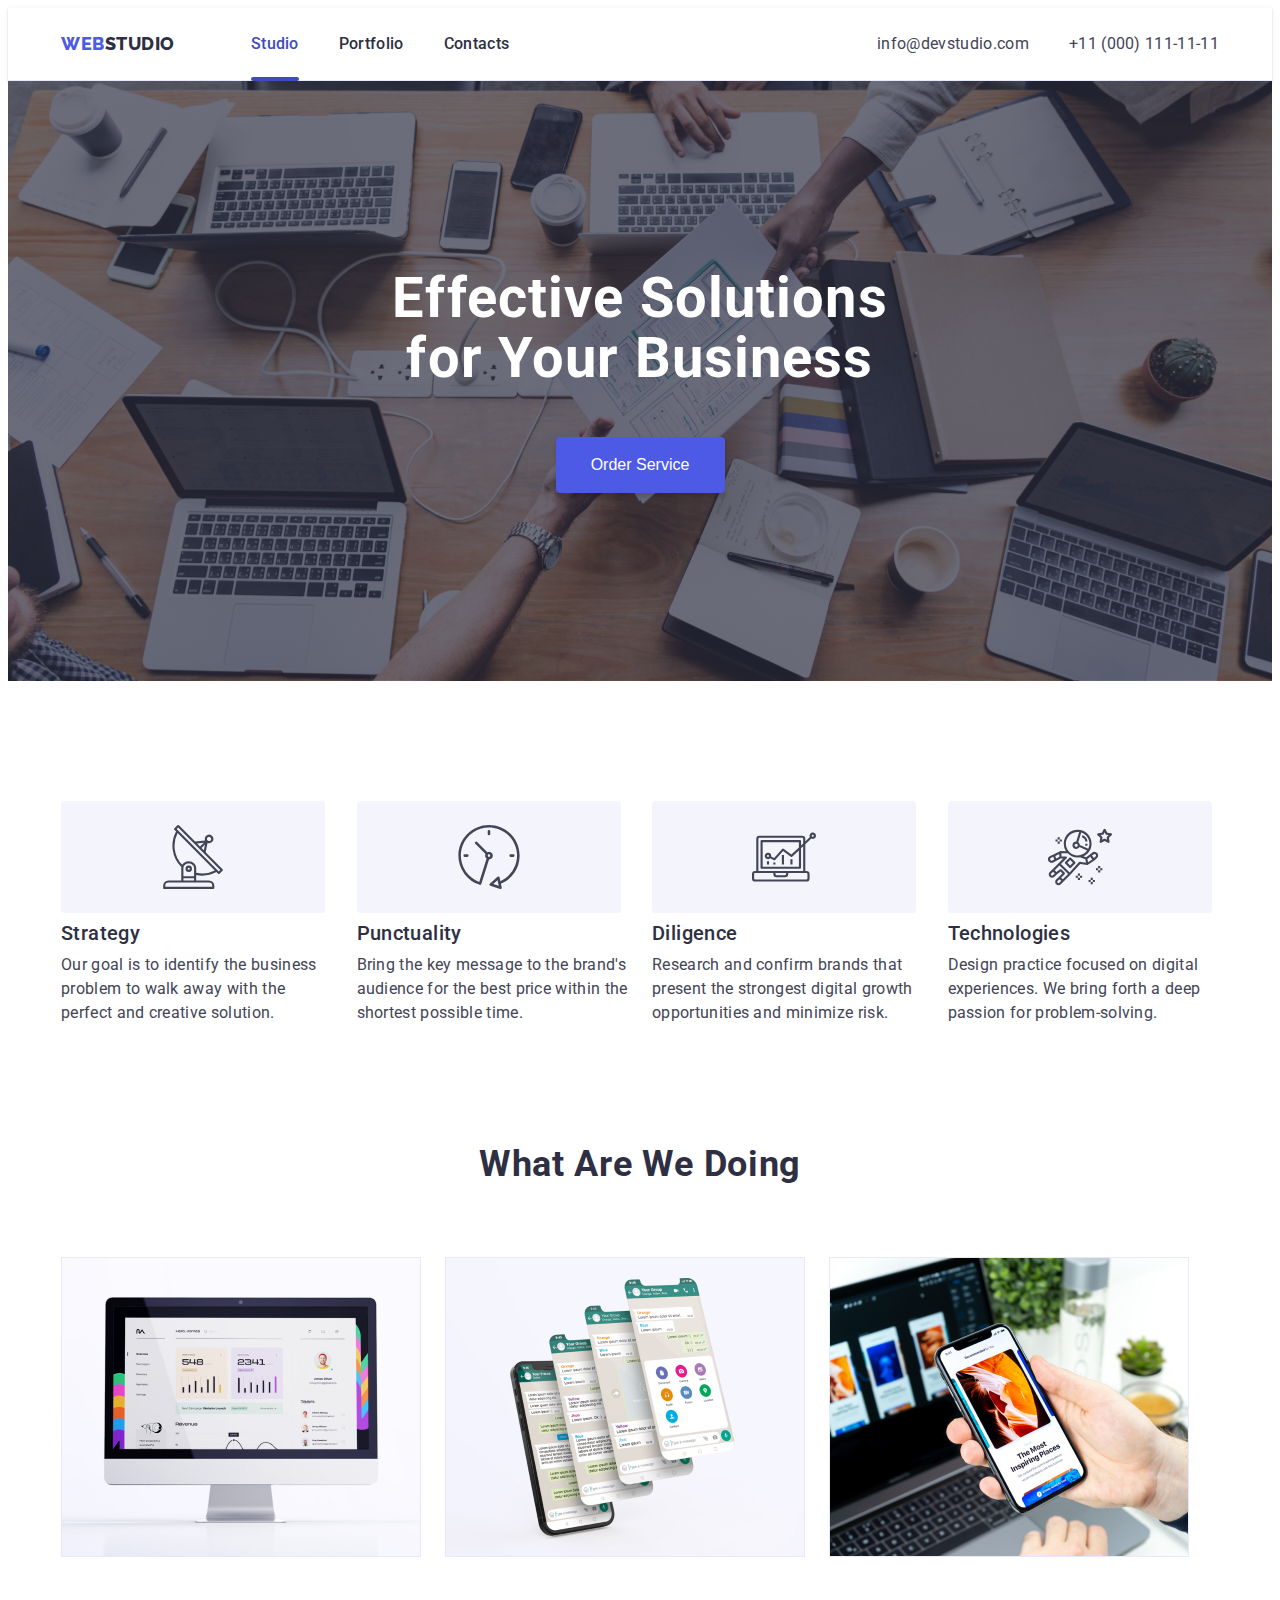
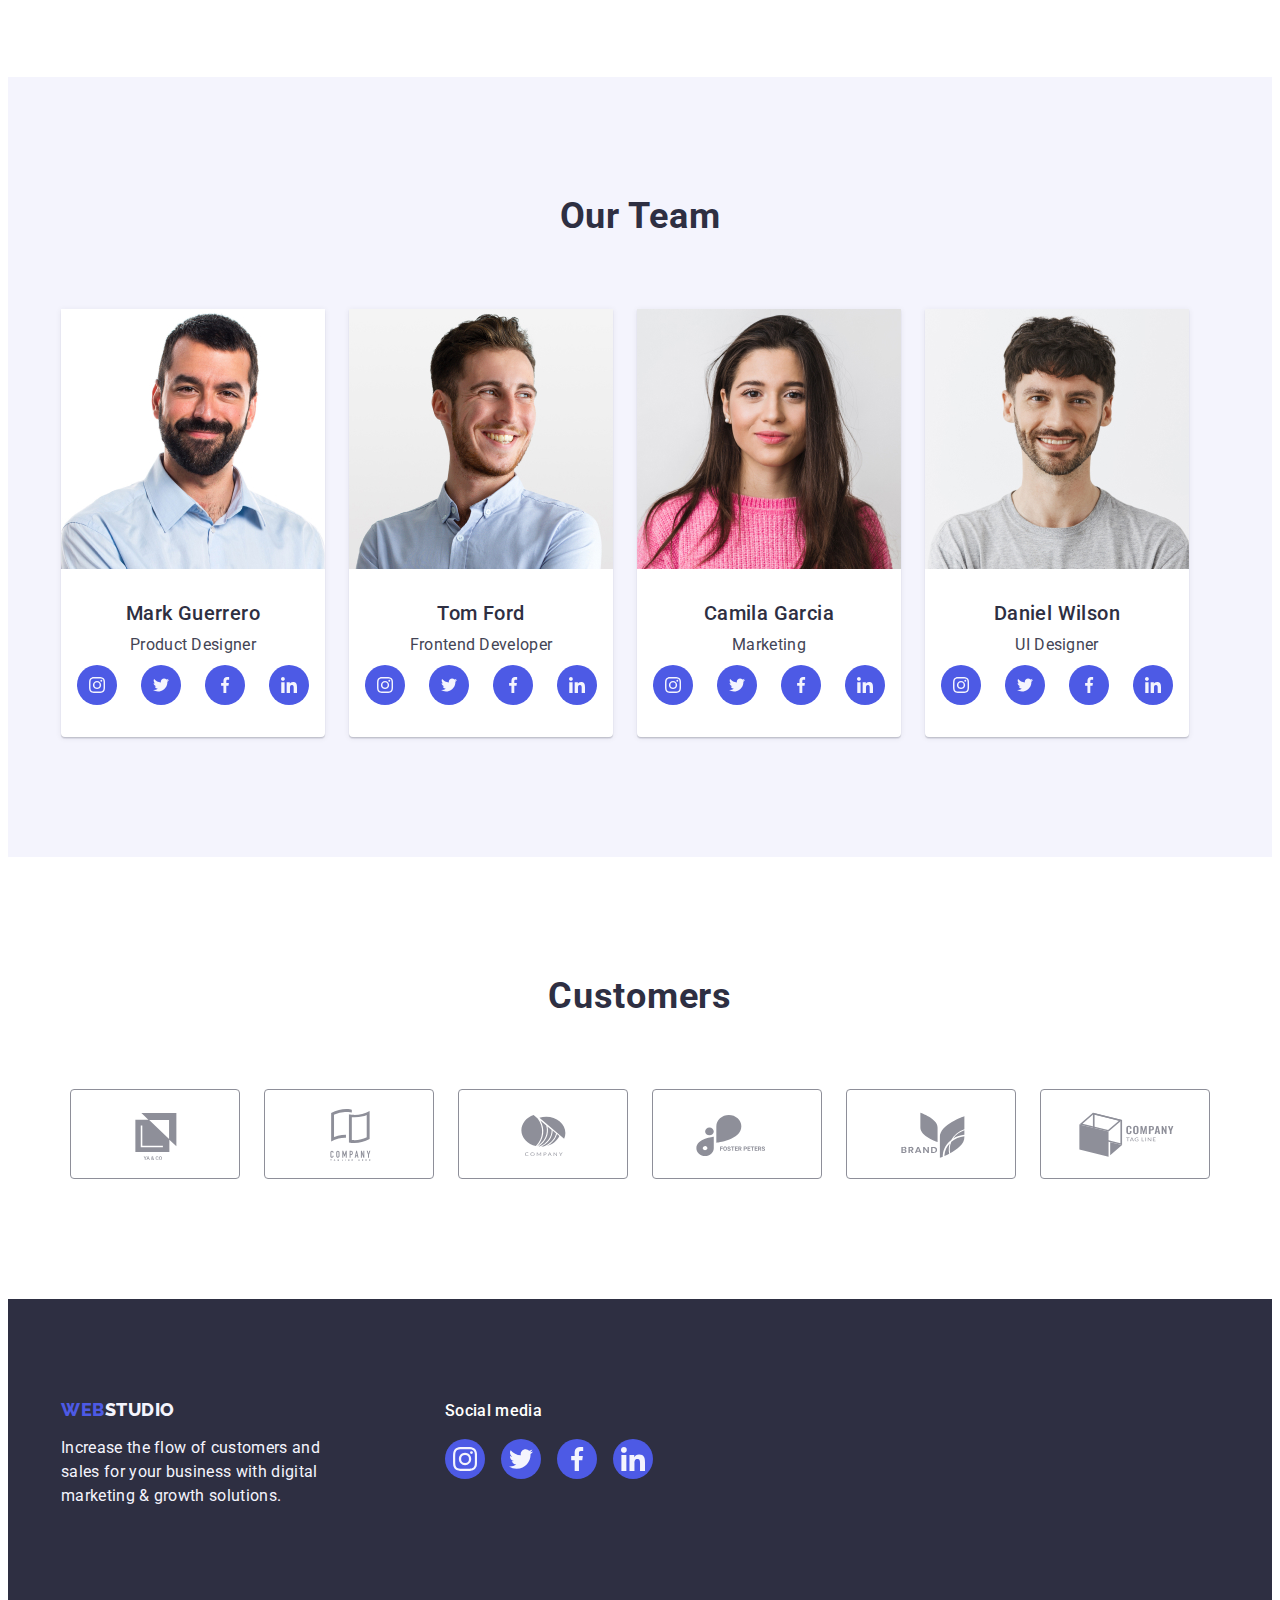
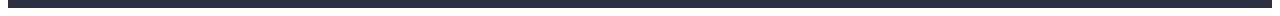
<file: index.html>
<!DOCTYPE html>
<html lang="en">
<head>
    <meta charset="UTF-8">
    <meta http-equiv="X-UA-Compatible" content="IE=edge">
    <meta name="viewport" content="width=device-width, initial-scale=1.0">
    <title>WEBSTUDIO</title>
    <link rel="preconnect" href="https://fonts.googleapis.com">
    <link rel="preconnect" href="https://fonts.gstatic.com" crossorigin>
    <link href="https://fonts.googleapis.com/css2?family=Raleway:wght@800&family=Roboto:wght@400;500;700&display=swap"
        rel="stylesheet">
     <link rel="stylesheet" href="https://cdnjs.cloudflare.com/ajax/libs/modern-normalize/2.0.0/modern-normalize.min.css" integrity="sha512-4xo8blKMVCiXpTaLzQSLSw3KFOVPWhm/TRtuPVc4WG6kUgjH6J03IBuG7JZPkcWMxJ5huwaBpOpnwYElP/m6wg==" crossorigin="anonymous" referrerpolicy="no-referrer" />
    <link rel="stylesheet" href="./css/styles.css">
</head>

<body>
    
    <!-- =====HEADER===== -->
    <header class="page-header">
        <div class="container header-container">
            <nav class="menu list">
                <a class="logo link" href="./index.html">WEB<span class="dark-logo">Studio</span>
                </a>
    <ul class="nav-list list">
        <li class="menu-item"><a class="menu-link link actual-page" href="./index.html">Studio</a></li>
        <li class="menu-item"><a class="menu-link link" href="./portfolio.html">Portfolio</a></li>
        <li class="menu-item"><a class="menu-link link" href="">Contacts</a></li>
    </ul>
    </nav>
    <address class="contact">
        <ul class="contact-list list">
            <li class="contact-item">
                <a class="contact-info link" href="mailto:info@devstudio.com">info@devstudio.com</a>
            </li>
            <li>
                <a class="contact-info link" href="tel:+110001111111">+11 (000) 111-11-11</a>
            </li>
        </ul>
    </address>
        </div>
</header>
 <!-- =====/HEADER===== -->

<main>

<!-- ========HERO======== -->

    <section class="hero">
        <div class="container-hero container">
            <h1 class="hero-title">Effective Solutions for Your Business</h1>
            <button class="hero-button button" type="button" data-modal-open>Order Service</button>
        </div>
    </section>

    <!-- ========/HERO======== -->



  
<!-- ========SECTION-MARKETING======== -->

<section class="marketing section">
    <div class="container">
        <h2 class="hide-title">We are so good</h2> <!-- hide later in CSS -->
        <ul class="marketing-list list">
            <li class="marketing-item">
                <div class="marketing-card">
                <svg class="customers-icons" width="64" height="64">
                     <use href="./images/icons.svg#icon-antenna"></use>
                 </svg>
                </div>
                <h3 class="marketing-title">Strategy</h3>
                    <p class="marketing-text">
                        Our goal is to identify the business 
                        problem to walk away with the perfect and creative solution.
                    </p>
            </li>
            <li class="marketing-item">
                 <div class="marketing-card">
                <svg class="customers-icons" width="64" height="64">
                    <use href="./images/icons.svg#icon-clock"></use>
                </svg>
            </div>
                <h3 class="marketing-title">Punctuality</h3>
                <p class="marketing-text">
                    Bring the key message to the brand's audience
                     for the best price within the shortest possible time.
                </p>
            </li>
            <li class="marketing-item">
                 <div class="marketing-card">
                <svg class="customers-icons" width="64" height="64">
                    <use href="./images/icons.svg#icon-diagram"></use>
                </svg>
            </div>
                <h3 class="marketing-title">Diligence</h3>
                <p class="marketing-text">
                    Research and confirm brands that present the 
                    strongest digital growth opportunities and minimize risk.
                </p>
            </li>
            <li class="marketing-item">
                 <div class="marketing-card">
                <svg class="customers-icons" width="64" height="64">
                    <use href="./images/icons.svg#icon-astronaut"></use>
                </svg>
            </div>
                <h3 class="marketing-title">Technologies</h3>
                <p class="marketing-text">
                    Design practice focused on digital experiences. 
                    We bring forth a deep passion for problem-solving.
                </p>
            </li>
        </ul>
    </div> 
</section>

<!-- ========/SECTION-MARKETING======== -->

<!-- ========SECTION-OUR-PRODUCTS======== -->

<section class="products section-marketing">
    <div class="container">
        <h2 class="products-title second-title">What are we doing</h2>
<ul class="products-list list">
    <li class="products-item"><img class="products-item-img" src="./images/sec-2-products/Computer.jpg" alt="Computer&diagram" width="360"></li>
    <li class="products-item"><img class="products-item-img" src="./images/sec-2-products/Mobile.jpg" alt="Mobile&messanger" width="360"></li>
    <li class="products-item"><img class="products-item-img" src="./images/sec-2-products/Hand.jpg" alt="Hand&mobile" width="360"></li>
</ul>
    </div>
</section>

<!-- ========/SECTION-OUR-PRODUCTS======== -->

<!-- ========SECTION-OUR-TEAM======== -->

<section class="team section">
    <div class="container">
        <h2 class="team-main-title second-title">Our Team</h2>
        <ul class="team-list list">
            <li class="team-item">
                <img src="./images/sec-3-team/PrDesigner.jpg" alt="Man Designer" width="264">
            <div class="team-card-border">
                <h3 class="team-item-title third-title">Mark Guerrero</h3>
                <p class="team-item-text">Product Designer</p>
                <ul class="social-list list">
                    <li class="socials-item">
                        <a href="https://instagram.com" target="_blank" rel="no referrer noopener" class="social-link-section social-link" aria-label="instagram icon">
                            <svg class="social-icons-section" width="16" height="16">
                                <use href="./images/icons.svg#icon-instagram-2"></use>
                            </svg>
                        </a></li>
                    <li class="socials-item">
                        <a href="https://twitter.com" target="_blank" rel="no referrer noopener" class="social-link-section social-link" aria-label="twitter icon">
                         <svg class="social-icons-section" width="16" height="16">
                            <use href="./images/icons.svg#icon-twitter-1"></use>
                         </svg>
                        </a></li>
                    <li class="socials-item">
                        <a href="https://facebook.com" target="_blank" rel="no referrer noopener" class="social-link-section social-link" aria-label="facebook icon">
                   <svg class="social-icons-section" width="16" height="16">
                    <use href="./images/icons.svg#icon-facebook-1"></use>
                   </svg>
                        </a></li>
                    <li class="socials-item">
                        <a href="https://linkedin.com" target="_blank" rel="no referrer noopener" class="social-link-section social-link" aria-label="linfedin icon">
                 <svg class="social-icons-section" width="16" height="16">
                    <use href="./images/icons.svg#icon-linkedin-1"></use>
                 </svg>
                        </a></li>
                </ul>
            </div>
                </li>
            <li class="team-item">
                <img src="./images/sec-3-team/Developer.jpg" alt="Man Developer" width="264">
                   <div class="team-card-border">
                <h3 class="team-item-title third-title">Tom Ford</h3>
                <p class="team-item-text">Frontend Developer</p>
                <ul class="social-list list">
                    <li class="socials-item">
                        <a href="https://instagram.com" target="_blank" rel="no referrer noopener" class="social-link-section social-link" aria-label="instagram icon">
                            <svg class="social-icons-section" width="16" height="16">
                                <use href="./images/icons.svg#icon-instagram-2"></use>
                            </svg>
                        </a></li>
                    <li class="socials-item">
                        <a href="https://twitter.com" target="_blank" rel="no referrer noopener" class="social-link-section social-link" aria-label="twitter icon">
                         <svg class="social-icons-section" width="16" height="16">
                            <use href="./images/icons.svg#icon-twitter-1"></use>
                         </svg>
                        </a></li>
                    <li class="socials-item">
                        <a href="https://facebook.com" target="_blank" rel="no referrer noopener" class="social-link-section social-link" aria-label="facebook icon">
                   <svg class="social-icons-section" width="16" height="16">
                    <use href="./images/icons.svg#icon-facebook-1"></use>
                   </svg>
                        </a></li>
                    <li class="socials-item">
                        <a href="https://linkedin.com" target="_blank" rel="no referrer noopener" class="social-link-section social-link" aria-label="linfedin icon">
                 <svg class="social-icons-section" width="16" height="16">
                    <use href="./images/icons.svg#icon-linkedin-1"></use>
                 </svg>
                        </a></li>
                </ul>
                </div>
            </li>
            <li class="team-item">
                <img src="./images/sec-3-team/Marketing.jpg" alt="Woman Marketing" width="264">
                   <div class="team-card-border">
                <h3 class="team-item-title third-title">Camila Garcia</h3>
                <p class="team-item-text">Marketing</p>
                <ul class="social-list list">
                    <li class="socials-item">
                        <a href="https://instagram.com" target="_blank" rel="no referrer noopener" class="social-link-section social-link" aria-label="instagram icon">
                            <svg class="social-icons-section" width="16" height="16">
                                <use href="./images/icons.svg#icon-instagram-2"></use>
                            </svg>
                        </a></li>
                    <li class="socials-item">
                        <a href="https://twitter.com" target="_blank" rel="no referrer noopener" class="social-link-section social-link" aria-label="twitter icon">
                         <svg class="social-icons-section" width="16" height="16">
                            <use href="./images/icons.svg#icon-twitter-1"></use>
                         </svg>
                        </a></li>
                    <li class="socials-item">
                        <a href="https://facebook.com" target="_blank" rel="no referrer noopener" class="social-link-section social-link" aria-label="facebook icon">
                   <svg class="social-icons-section" width="16" height="16">
                    <use href="./images/icons.svg#icon-facebook-1"></use>
                   </svg>
                        </a></li>
                    <li class="socials-item">
                        <a href="https://linkedin.com" target="_blank" rel="no referrer noopener" class="social-link-section social-link" aria-label="linfedin icon">
                 <svg class="social-icons-section" width="16" height="16">
                    <use href="./images/icons.svg#icon-linkedin-1"></use>
                 </svg>
                        </a></li>
                </ul>
                </div>
            </li>
            <li class="team-item">
                <img src="./images/sec-3-team/UIDesigner.jpg" alt="Man UI Designer" width="264">
                   <div class="team-card-border">
                <h3 class="team-item-title third-title">Daniel Wilson</h3>
                <p class="team-item-text">UI Designer</p>
                <ul class="social-list list">
                    <li class="socials-item">
                        <a href="https://instagram.com" target="_blank" rel="no referrer noopener" class="social-link-section social-link" aria-label="instagram icon">
                            <svg class="social-icons-section" width="16" height="16">
                                <use href="./images/icons.svg#icon-instagram-2"></use>
                            </svg>
                        </a></li>
                    <li class="socials-item">
                        <a href="https://twitter.com" target="_blank" rel="no referrer noopener" class="social-link-section social-link" aria-label="twitter icon">
                         <svg class="social-icons-section" width="16" height="16">
                            <use href="./images/icons.svg#icon-twitter-1"></use>
                         </svg>
                        </a></li>
                    <li class="socials-item">
                        <a href="https://facebook.com" target="_blank" rel="no referrer noopener" class="social-link-section social-link" aria-label="facebook icon">
                   <svg class="social-icons-section" width="16" height="16">
                    <use href="./images/icons.svg#icon-facebook-1"></use>
                   </svg>
                        </a></li>
                    <li class="socials-item">
                        <a href="https://linkedin.com" target="_blank" rel="no referrer noopener" class="social-link-section social-link" aria-label="linfedin icon">
                 <svg class="social-icons-section" width="16" height="16">
                    <use href="./images/icons.svg#icon-linkedin-1"></use>
                 </svg>
                        </a></li>
                </ul>
                </div>
            </li>
        </ul>
    </div>

</section>
<!-- ========/SECTION-OUR-TEAM======== -->


<!-- ======== CUSTOMERS ======== -->

<section class="customers section">
    <div class="container">
<h2 class="customers-title">Customers</h2>
<ul class="customers-list list">
    <li class="customers-item">
        <a href="" target="_blank" rel="no referrer noopener" class="customers-link link" aria-label="brand`s icon">
            <svg class="customers-icons" width="104" height="56">
                <use href="./images/icons.svg#icon-Logo"></use>
            </svg>
    </a></li>
    <li class="customers-item">
        <a href="" target="_blank" rel="no referrer noopener" class="customers-link link" aria-label="brand`s icon">
            <svg class="customers-icons" width="104" height="56">
                <use href="./images/icons.svg#icon-Logo-1"></use>
            </svg>
    </a></li>
    <li class="customers-item">
        <a href="" target="_blank" rel="no referrer noopener" class="customers-link link" aria-label="brand`s icon">
            <svg class="customers-icons" width="104" height="56">
                <use href="./images/icons.svg#icon-Logo-2"></use>
            </svg>
    </a></li>
    <li class="customers-item">
        <a href="" target="_blank" rel="no referrer noopener" class="customers-link link" aria-label="brand`s icon">
            <svg class="customers-icons" width="104" height="56">
                <use href="./images/icons.svg#icon-Logo-3"></use>
            </svg>
    </a> </li>
    <li class="customers-item">
        <a href="" target="_blank" rel="no referrer noopener" class="customers-link link" aria-label="brand`s icon">
            <svg class="customers-icons" width="104" height="56">
                <use href="./images/icons.svg#icon-Logo-4"></use>
            </svg>
    </a> </li>
    <li class="customers-item">
        <a href="" target="_blank" rel="no referrer noopener" class="customers-link link" aria-label="brand`s icon">
            <svg class="customers-icons" width="104" height="56">
                <use href="./images/icons.svg#icon-Logo-5"></use>
            </svg>
    </a></li>
</ul>
</div>
</section>

<!-- ======== /CUSTOMERS ======== -->


</main>

<!-- ======FOOTER======= -->

<footer class="footer page-footer">
    <div class="container footer-container">
        <div class="footer-logo">
        <a class="logo-footer logo link" href="./index.html">WEB<span class="white-logo">Studio</span></a>

        <p class="footer-text">
            Increase the flow of customers and sales for your
            business with digital marketing & growth solutions.
        </p>
    </div>
    <div class="footer-media">
        <p class="footer-media-text">Social media</p>
        <ul class="social-list-footer list">
            <li class="socials-item">
                <a href="https://instagram.com" target="_blank" rel="no referrer noopener" class="social-link-footer social-link" aria-label="instagram icon">
                    <svg class="social-icons-footer" width="24" height="24">
                        <use href="./images/icons.svg#icon-instagram-2"></use>
                    </svg>
                </a></li>
            <li class="socials-item">
                <a href="https://twitter.com" target="_blank" rel="no referrer noopener" class="social-link-footer social-link" aria-label="twitter icon">
                 <svg class="social-icons-footer" width="24" height="24">
                    <use href="./images/icons.svg#icon-twitter-1"></use>
                 </svg>
                </a></li>
            <li class="socials-item">
                <a href="https://facebook.com" target="_blank" rel="no referrer noopener" class="social-link-footer social-link" aria-label="facebook icon">
           <svg class="social-icons-footer" width="24" height="24">
            <use href="./images/icons.svg#icon-facebook-1"></use>
           </svg>
                </a></li>
            <li class="socials-item">
                <a href="https://linkedin.com" target="_blank" rel="no referrer noopener" class="social-link-footer social-link" aria-label="linfedin icon">
         <svg class="social-icons-footer" width="24" height="24">
            <use href="./images/icons.svg#icon-linkedin-1"></use>
         </svg>
                </a></li>
        </ul>
    </div>
</div>
</footer>
<!-- ======/FOOTER======= -->
 <!-- ========MODAL-WINDOW======== -->
 <div class="backdrop is-hidden" data-modal>
    <div class="modal">
        <button class="modal-btn" type="button" aria-label="open window" data-modal-close>
            <svg class="modal-icon" width="8" height="8">
                <use href="./images/icons.svg#icon-close"></use>
            </svg>
        </button>
    </div>
</div>


 <!-- ========/MODAL-WINDOW======== -->


<script src="./js/modal.js"></script>
</body>
</html>
</file>
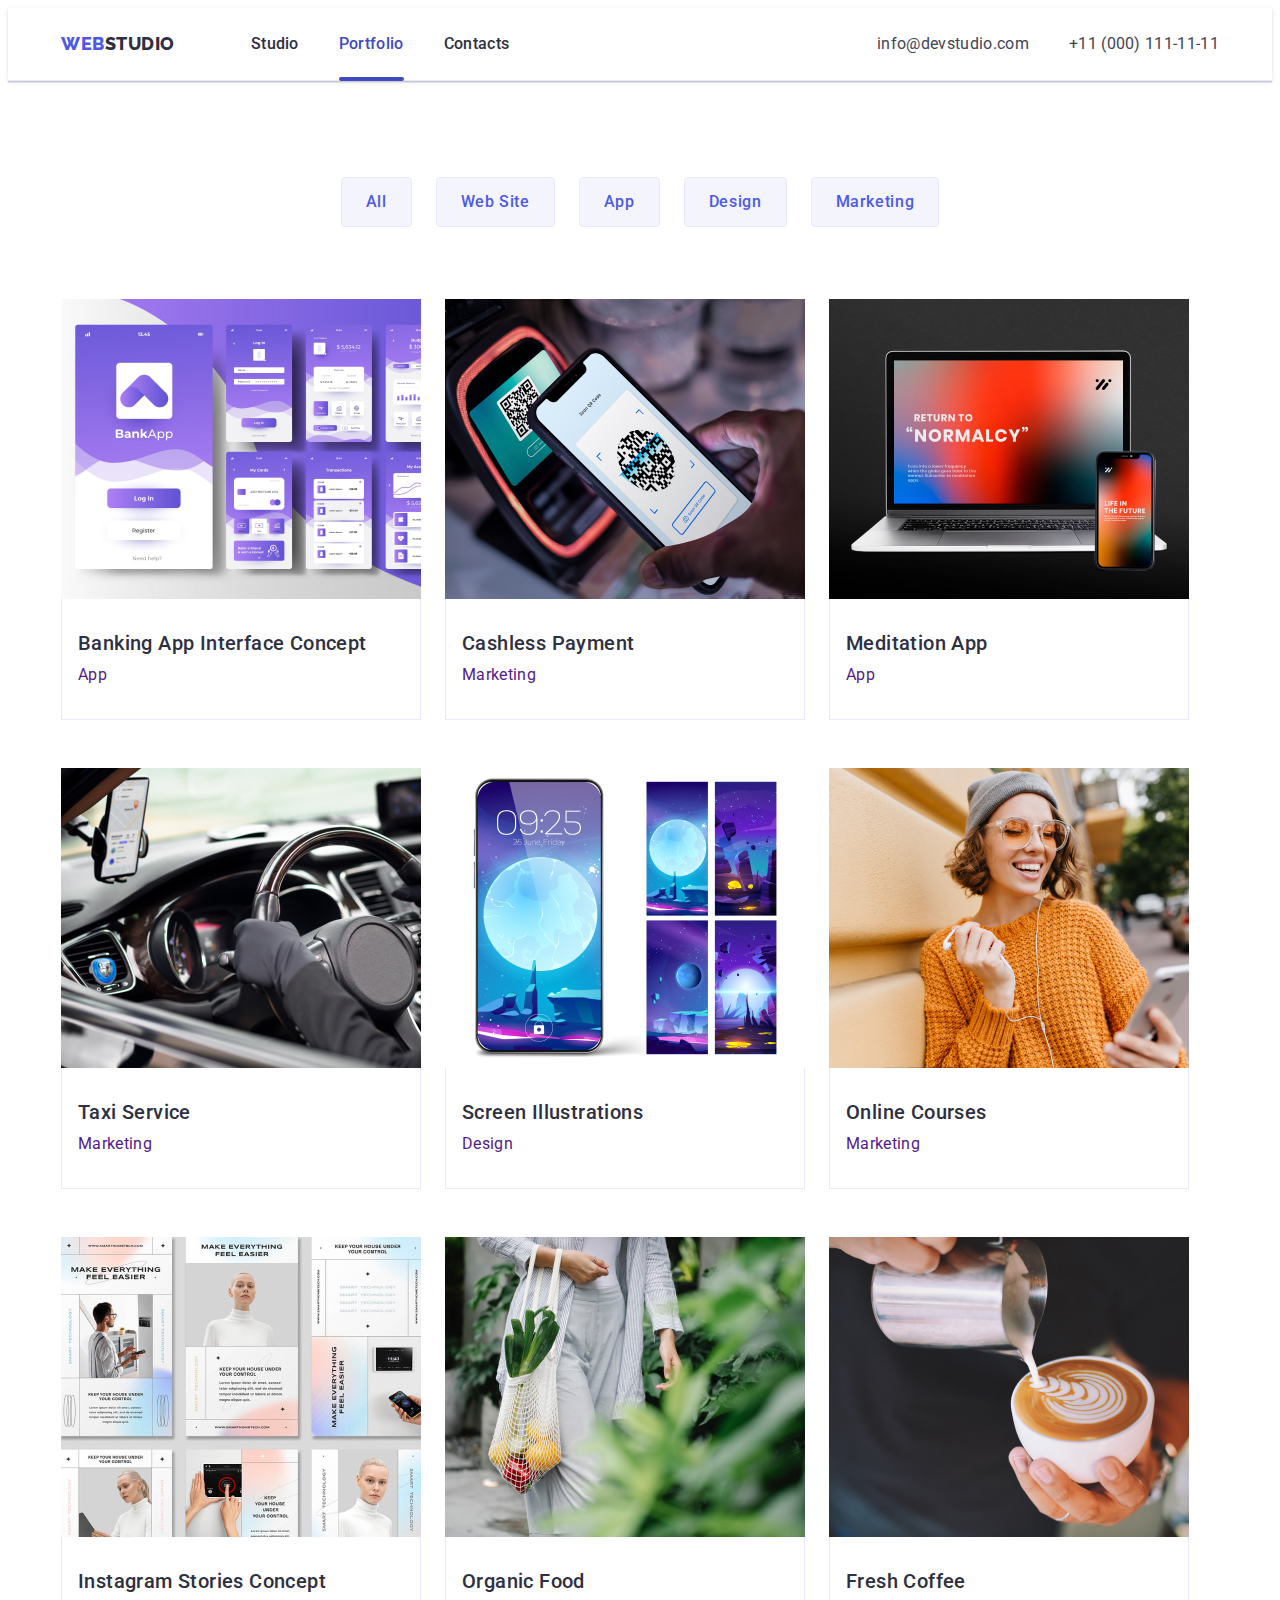
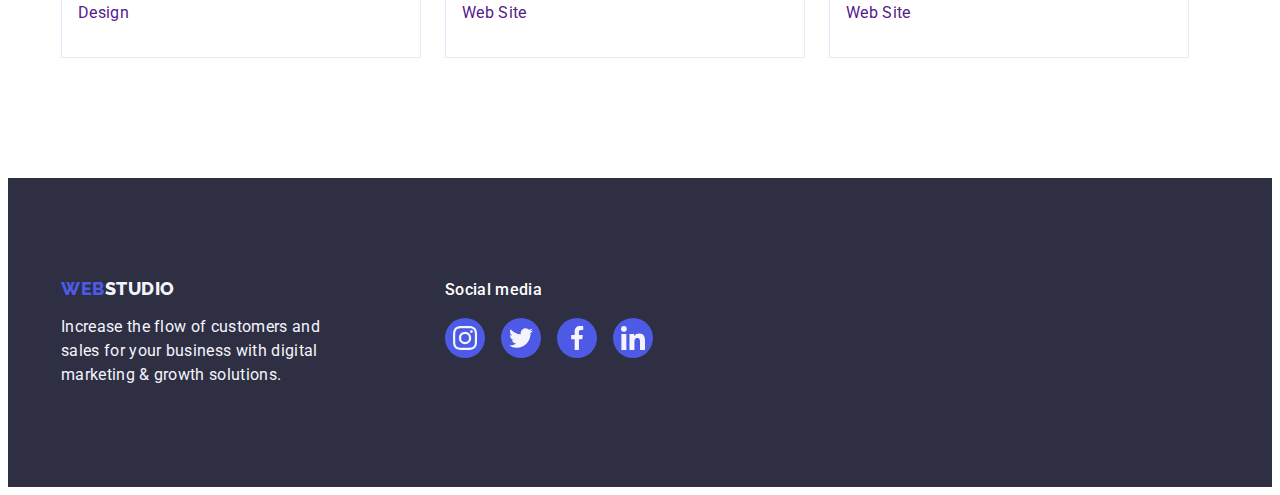
<file: portfolio.html>
<!DOCTYPE html>
<html lang="en">
<head>
    <meta charset="UTF-8">
    <meta http-equiv="X-UA-Compatible" content="IE=edge">
    <meta name="viewport" content="width=device-width, initial-scale=1.0">
    <title>Portfolio</title>
    <link rel="preconnect" href="https://fonts.googleapis.com">
    <link rel="preconnect" href="https://fonts.gstatic.com" crossorigin>
    <link href="https://fonts.googleapis.com/css2?family=Raleway:wght@800&family=Roboto:wght@400;500;700&display=swap"
        rel="stylesheet">
    <link rel="stylesheet" href="https://cdnjs.cloudflare.com/ajax/libs/modern-normalize/2.0.0/modern-normalize.min.css" integrity="sha512-4xo8blKMVCiXpTaLzQSLSw3KFOVPWhm/TRtuPVc4WG6kUgjH6J03IBuG7JZPkcWMxJ5huwaBpOpnwYElP/m6wg==" crossorigin="anonymous" referrerpolicy="no-referrer" />
    <link rel="stylesheet" href="./css/styles.css">
</head>
<body>
  
      <!-- =====HEADER===== -->
      <header class="page-header">
        <div class="container header-container">
            <nav class="menu list">
                <a class="logo link" href="./portfolio.html">WEB<span class="dark-logo">Studio</span></a>
        <ul class="nav-list list">
            <li class="menu-item"><a class="menu-link link" href="./index.html">Studio</a></li>
            <li class="menu-item"><a class="menu-link link actual-page" href="./portfolio.html">Portfolio</a></li>
            <li class="menu-item"><a class="menu-link link" href="">Contacts</a></li>
        </ul>
        </nav>
        
        <address class="contact">
            <ul class="contact-list list">
                <li>
                    <a class="contact-info  contact-mail link" href="mailto:info@devstudio.com">info@devstudio.com</a>
                </li>
                <li>
                    <a class="contact-info  contact-phone link" href="tel:+110001111111">+11 (000) 111-11-11</a>
                </li>
            </ul>
        </address>
        </div>
</header>
 <!-- =====/HEADER===== -->

 <!-- ========MAIN-PORTFOLIO======== -->

<main>
<section class="main-portfolio">
    <div class="container">
    <h1 class="hide-title">Our products</h1> <!-- hide later in CSS -->
<ul class="button-list list">
    <li class="button-list-item">
        <button class="button-item button" type="button">All</button>
    </li>
    <li class="button-list-item">
        <button class="button-item button" type="button">Web Site</button>
    </li>
    <li class="button-list-item">
        <button class="button-item button" type="button">App</button>
    </li>
    <li class="button-list-item">
        <button class="button-item button" type="button">Design</button>
    </li>
    <li class="button-list-item">

        <button class="button-item button" type="button">Marketing</button>
    </li>
</ul>

<ul class="works-list list">
    <li class="works-item">
        <a class="works-list-link link" href="">
        <div class="works-item-box">
        <img class="works-list-img" src="./images/portfolio/BankApp.jpg" alt="Banking App" width="360">
        <p class="overlay">14 Stylish and User-Friendly App Design Concepts · Task Manager App · Calorie Tracker App · Exotic Fruit Ecommerce App · Cloud Storage App</p>
    </div>
       <div class="works-card-border">
        <h2 class="works-list-title ">Banking App Interface Concept</h2>
        <p class="works-list-text">App</p>
    </div> </a>
    </li>
    <li class="works-item">
        <a class="works-list-link link" href="">
        <div class="works-item-box">
        <img class="works-list-img" src="./images/portfolio/MarketingPay.jpg" alt="Payment by phone" width="360">
            <p class=" overlay">14 Stylish and User-Friendly App Design Concepts · Task Manager App · Calorie Tracker App · Exotic Fruit Ecommerce App · Cloud Storage App</p>
    </div>
        <div class="works-card-border">
        <h2 class="works-list-title">Cashless Payment</h2>
        <p class="works-list-text">Marketing</p>
        </div> </a>
    </li>
    <li class="works-item">
        <a class="works-list-link link" href=""> 
        <div class="works-item-box">
        <img class="works-list-img" src="./images/portfolio/MeditationApp.jpg" alt="Laptop&Phone" width="360">
            <p class=" overlay">14 Stylish and User-Friendly App Design Concepts · Task Manager App · Calorie Tracker App · Exotic Fruit Ecommerce App · Cloud Storage App</p>
    </div>
        <div class="works-card-border">
        <h2 class="works-list-title">Meditation App</h2>
        <p class="works-list-text">App</p>
        </div></a>
    </li>
    <li class="works-item">
        <a class="works-list-link link" href=""> 
        <div class="works-item-box">
        <img class="works-list-img" src="./images/portfolio/MarketingTaxi.jpg" alt="Driving by car" width="360">
            <p class="overlay">14 Stylish and User-Friendly App Design Concepts · Task Manager App · Calorie Tracker App · Exotic Fruit Ecommerce App · Cloud Storage App</p>
    </div>
        <div class="works-card-border">
            <h2 class="works-list-title">Taxi Service</h2>
        <p class="works-list-text">Marketing</p>
        </div></a>
    </li>
    <li class="works-item">
        <a class="works-list-link link" href="">
        <div class="works-item-box">
        <img class="works-list-img" src="./images/portfolio/PhoneDesign.jpg" alt="Phone design" width="360">
            <p class="overlay">14 Stylish and User-Friendly App Design Concepts · Task Manager App · Calorie Tracker App · Exotic Fruit Ecommerce App · Cloud Storage App</p>
    </div>
        <div class="works-card-border">
        <h2 class="works-list-title">Screen Illustrations</h2>
        <p class="works-list-text">Design</p>
        </div> </a>
    </li>
    <li class="works-item">
        <a class="works-list-link link" href=""> 
        <div class="works-item-box">
 <img class="works-list-img" src="./images/portfolio/MarketingOnline.jpg" alt="Happy girl with her phone" width="360"> 
            <p class=" overlay">14 Stylish and User-Friendly App Design Concepts · Task Manager App · Calorie Tracker App · Exotic Fruit Ecommerce App · Cloud Storage App</p>
    </div>
        <div class="works-card-border">
        <h2 class="works-list-title">Online Courses</h2>
        <p class="works-list-text">Marketing</p>
        </div></a>
    </li>
    <li class="works-item">
        <a class="works-list-link link" href=""> 
        <div class="works-item-box">
        <img class="works-list-img" src="./images/portfolio/DesignInst.jpg" alt="Instagram page" width="360">
   
            <p class="overlay">14 Stylish and User-Friendly App Design Concepts · Task Manager App · Calorie Tracker App · Exotic Fruit Ecommerce App · Cloud Storage App</p>
        
    </div>
        <div class="works-card-border">
        <h2 class="works-list-title">Instagram Stories Concept</h2>
        <p class="works-list-text">Design</p>
        </div></a>
    </li>
    <li class="works-item">
      <a class="works-list-link link" href="">
        <div class="works-item-box">
         <img class="works-list-img" src="./images/portfolio/GreenWebSite.jpg" alt="A lot of vegetables in the bag" width="360">
       
            <p class="overlay">14 Stylish and User-Friendly App Design Concepts · Task Manager App · Calorie Tracker App · Exotic Fruit Ecommerce App · Cloud Storage App</p>
    
    </div>
        <div class="works-card-border">
        <h2 class="works-list-title">Organic Food</h2>
        <p class="works-list-text">Web Site</p>
        </div> </a>
    </li>
    <li class="works-item">
        <a class="works-list-link link" href=""> 
        <div class="works-item-box">
        <img class="works-list-img" src="./images/portfolio/WebCoffie.jpg" alt="Some coffie in the cup" width="360">
   
            <p class="overlay">14 Stylish and User-Friendly App Design Concepts · Task Manager App · Calorie Tracker App · Exotic Fruit Ecommerce App · Cloud Storage App</p>
    
    </div>
        <div class="works-card-border">
        <h2 class="works-list-title">Fresh Coffee</h2>
        <p class="works-list-text">Web Site</p>
        </div></a>
    </li>
</ul>
    </div>
</section>
</main>

 <!-- ========/MAIN======== -->



<!-- ======FOOTER======= -->

<footer class="footer page-footer">
    <div class="container footer-container">
        <div class="footer-logo">
        <a class="logo-footer logo link" href="./index.html">WEB<span class="white-logo">Studio</span></a>

        <p class="footer-text">
            Increase the flow of customers and sales for your
            business with digital marketing & growth solutions.
        </p>
    </div>
    <div class="footer-media">
        <p class="footer-media-text">Social media</p>
        <ul class="social-list-footer list">
            <li class="socials-item">
                <a href="https://instagram.com" target="_blank" rel="no referrer noopener" class="social-link-footer social-link" aria-label="instagram icon">
                    <svg class="social-icons-footer" width="24" height="24">
                        <use href="./images/icons.svg#icon-instagram-2"></use>
                    </svg>
                </a></li>
            <li class="socials-item">
                <a href="https://twitter.com" target="_blank" rel="no referrer noopener" class="social-link-footer social-link" aria-label="twitter icon">
                 <svg class="social-icons-footer" width="24" height="24">
                    <use href="./images/icons.svg#icon-twitter-1"></use>
                 </svg>
                </a></li>
            <li class="socials-item">
                <a href="https://facebook.com" target="_blank" rel="no referrer noopener" class="social-link-footer social-link" aria-label="facebook icon">
           <svg class="social-icons-footer" width="24" height="24">
            <use href="./images/icons.svg#icon-facebook-1"></use>
           </svg>
                </a></li>
            <li class="socials-item">
                <a href="https://linkedin.com" target="_blank" rel="no referrer noopener" class="social-link-footer social-link" aria-label="linfedin icon">
         <svg class="social-icons-footer" width="24" height="24">
            <use href="./images/icons.svg#icon-linkedin-1"></use>
         </svg>
                </a></li>
        </ul>
    </div>
</div>
</footer>
<!-- ======/FOOTER======= -->
<script src="./js/modal.js"></script>
</body>
</html>
</file>
<file: css/styles.css>
:root {
    --title-text-color:#2E2F42;
    --usual-text-color:#434455;
    --white-text-color:#F4F4FD;

    --title-white-color: #FFFFFF;

    --accent-color:#4D5AE5;

    --primary-bcg-color:#FFFFFF;
    --secondary-bcg-color: #E5E5E5;
    --dark-bcg-color:#2E2F42 ;

    --border-color: #E7E9FC;

    /* --main-gradient: linear-gradient(rgba(46, 47, 66, 0.70), rgba(46, 47, 66, 0.70)); */
    --icons-bc-color: #4D5AE5;
    --customers-icons: #8E8F99;

    --focus-color-section: #404BBF;
    --focus-color-footer: #31D0AA;
    --focus-color-customers: #404BBF;

        
}

/* ========STANDARTS======== */

h1, h2, h3, h4, p {
    margin-top: 0;
    margin-bottom: 0;
}

ul, ol {
      margin-top: 0;
    margin-bottom: 0;
    padding-left: 0;
}

button {
    cursor: pointer;
}

img {
    display: block;
}

.list {
    list-style: none;
}

.link {
    text-decoration: none;
   
}

body {
    background-color: var(--primary-bcg-color);
    color: var(--usual-text-color);
    font-family: Roboto, sans-serif;
    font-style: normal;
}

/* ========/STANDARTS======== */


/* ========ELEMENTS======== */

.section {
    padding-top: 120px;
    padding-bottom: 120px;
}

.container {
    max-width: 1158px;
    margin: 0 auto;
    padding: 0 15px;
    
}

.button {
    display: flex;
    justify-content: center;
    align-items: center;
    font-size: 16px;
    font-weight: 500;
    border-radius: 4px
}

.hide-title {
    position: absolute;
    width: 1px;
    height: 1px;
    margin: -1px;
    border: 0;
    padding: 0;
    white-space: nowrap;
    clip-path: inset(100%);
    clip: rect(0 0 0 0);
    overflow: hidden;
}


/* ========== SOCIALS ========== */

.social-link {
    display: flex;
    justify-content: center;
    align-items: center;
    width: 40px;
    height: 40px;

    color: var(--white-text-color);
    background-color: var(--icons-bc-color);
    border-radius: 50%;

   transition: background-color 250ms cubic-bezier(0.4, 0, 0.2, 1); 
}


.social-list {
    display: flex;
    justify-content: center;
    gap: 24px;
}

.social-list-footer {
    display: flex;
    justify-content: center;
    gap: 16px;
}


.social-icons-section {
fill: currentColor;
}

.social-icons-footer {
    fill: currentColor;
}


.social-link-section:hover,
.social-link-section:focus {
    background-color: var(--focus-color-section);
}


.social-link-footer:hover,
.social-link-footer:focus {
    background-color: var(--focus-color-footer);
}
/* ========== /SOCIALS ========== */




/* ========/ELEMENTS======== */



/* ========HEADER======== */

.page-header {
    border-bottom: 1px solid #e7e9fc;
    box-shadow: 0px 2px 1px rgba(46, 47, 66, 0.08), 0px 1px 1px rgba(46, 47, 66, 0.16), 0px 1px 6px rgba(46, 47, 66, 0.08); 
}

.header-container {
    display: flex;;
    align-items: center;
    justify-content: space-between;
    
}

.logo {
    font-family: Raleway, sans-serif;
    font-weight: 800;
    font-size: 18px;
    line-height: 1.17;
    letter-spacing: 0.03em;
    text-transform: uppercase;
    color: #4D5AE5;
    margin-right: 76px;

    transition: color 250ms cubic-bezier(0.4, 0, 0.2, 1);

}



.menu {
    display: flex;
    margin-right: 76px;
     align-items: center; 
}

.nav-list {
    display: flex;
    gap: 40px;
    position: relative;
  
}

.contact-list {
    display: flex;
    gap: 40px;
   

}


.dark-logo {
    color: #2e2f42 ;
}

.logo:hover,
.logo:focus {
    color: #404bbf;
}

.actual-page {
    color:  #404bbf;
} 

.menu-link {
display: flex;
font-weight: 500;
font-size: 16px;
line-height: 24px;
letter-spacing: 0.02em;
color: #2E2F42;
padding: 24px 0;
position: relative; 
transition: color 250ms cubic-bezier(0.4, 0, 0.2, 1);
}

.menu-link:hover,
.menu-link:focus {
    color: #404bbf;
}


.contact-info {
font-style: normal;
font-weight: 400;
font-size: 16px;
line-height: 24px;
letter-spacing: 0.02em;
color: var(--usual-text-color);

transition: color 250ms cubic-bezier(0.4, 0, 0.2, 1);
}


.contact-info:hover,
.contact-info:focus {
    color: #404bbf;
}


.actual-page {
    color: #404bbf;
}

.actual-page::after {
    content: '';
    border-radius: 2px;
    
    background-color: #404bbf;

    width: 100%;
    height: 4px;
    flex-shrink: 0;

    display: block;
    position: absolute;
    left: 0;
    bottom: -1px; 
}





/* ========/HEADER======== */

/* ========MAIN-PORTFOLIO======== */

.main-portfolio {
    padding: 96px 0 120px 0;
}

.button-list {
        display: flex;
        gap: 24px;
        justify-content: center; 
        margin-bottom: 72px;  
}



.button-item {
    font-family: "Roboto", sans-serif;
    font-weight: 500;
    font-size: 16px;
    line-height: 1.5;
    letter-spacing: 0.04em;
    line-height: 24px;
    text-align: center;
    letter-spacing: 0.04em;
    color: var(--accent-color);
    background-color:#F4F4FD;
    
    padding: 12px 24px;
    border: 1px solid var(--border-color);

    transition: color 250ms cubic-bezier(0.4, 0, 0.2, 1),
    background-color 250ms cubic-bezier(0.4, 0, 0.2, 1),
    border-color 250ms cubic-bezier(0.4, 0, 0.2, 1),
    box-shadow 250ms cubic-bezier(0.4, 0, 0.2, 1); 
}


.button-item:hover,
.button-item:focus {
    background-color: #404BBF;
    color: #FFFFFF;
    border: 1px solid transparent;
    box-shadow: 0px 3px 1px rgba(0, 0, 0, 0.1), 0px 2px 1px rgba(0, 0, 0, 0.08), 0px 2px 2px rgba(0, 0, 0, 0.12);
}




.works-list {
    display: flex;
    flex-wrap: wrap;
    
   }

.works-list-link {
    
    transition: box-shadow 250ms cubic-bezier(0.4, 0, 0.2, 1);
}

.works-item{
    display: flex;
    flex-direction: column;
    
}

.works-item:not(:nth-child(3n)) {
    margin-right: 24px;
}

.works-item:not(:nth-last-child(-n +3)) {
    margin-bottom: 48px;
} 

.works-item-box {
    position: relative;
    overflow: hidden;
}

.overlay {

    font-size: 16px;
    font-weight: 400;
    line-height: 24px;
    letter-spacing: 0.32px;
    color: var(--white-text-color);
    transform: translateY(100%);


    position: absolute;
    top: 0;
    left: 0;

    width: 100%;
    height: 100%;
    padding: 40px 32px;

    display: inline-block;
    align-items: center;
    justify-content: center;
   

    background-color: var(--accent-color);

    transition: transform 250ms cubic-bezier(0.4, 0, 0.2, 1); 
}



.works-list-link:hover .overlay {
    transform: translateY(0%);
}

.works-list-link:focus .overlay {
    transform: translateY(0%);
}


.works-card-border {
     padding: 32px 16px;
    border: 1px solid #e7e9fc; 
     border-top: none;
    background-color: var(--primary-bcg-color);
    padding-left: 16px;
    padding-right: 16px;
}


.works-list-title {
font-weight: 500;
font-size: 20px;
line-height: 24px;
letter-spacing: 0.02em;
color: var(--title-text-color);
margin-bottom: 8px;
}

.works-list-text {
font-weight: 400;
font-size: 16px;
line-height: 24px;
letter-spacing: 0.02em;
}

/* ========/MAIN-PORTFOLIO======== */


/* ========STUDIO-HERO======== */



.hero {
    background-color: var(--dark-bcg-color);
    padding: 188px 0;
    max-width: 1440px;
    margin: 0 auto;
    background-image: linear-gradient(rgba(46, 47, 66, 0.7), rgba(46, 47, 66, 0.7)), 
    url(../images/img-name.jpg);
    background-repeat: no-repeat;
    background-position: center;
    background-size: cover;

}

.hero-title {
max-width: 496px;
font-weight: 700;
font-size: 56px;
line-height: 1.07;
text-align: center;
letter-spacing: 0.02em;
color: var(--title-white-color);
display: flex;
width: 496px;
flex-direction: column;
margin-left: auto;
margin-right: auto;
margin-bottom: 48px;

}

.hero-button {
    color: #FFFFFF;
    background: var(--accent-color);
    padding-top: 16px;
    padding-bottom: 16px;
    padding-left: 32px;
    padding-right: 32px;
    border: 0px;
    border-radius: 4px;
    box-shadow: 0px 4px 4px 0px rgba(0, 0, 0, 0.15);


    display: block;
    min-width: 169px;
    height: 56px;
    margin-left: auto;
    margin-right: auto;

    transition: background-color 250ms cubic-bezier(0.4, 0, 0.2, 1);
}

.hero-button:hover,
.hero-button:focus {
    background-color: #404BBF; 
}

.backdrop {
    position: fixed;
    top: 0;
    left: 0;
    width: 100%;
    height: 100%;

    background:  rgba(46, 47, 66, 0.40);

    z-index: 10;

    transition: opacity 250ms cubic-bezier(0.4, 0, 0.2, 1), visibility 250ms cubic-bezier(0.4, 0, 0.2, 1); 
}
.modal {
    width: 408px;
    min-height: 584px;

    border-radius: 4px;
    background-color: #FCFCFC;
    box-shadow: 0px 2px 1px 0px rgba(0, 0, 0, 0.20), 0px 1px 3px 0px rgba(0, 0, 0, 0.12), 0px 1px 1px 0px rgba(0, 0, 0, 0.14);

    position: absolute;
    top: 50%;
    left: 50%;
    transform: translate(-50%, -50%);

    transition: transform 250ms cubic-bezier(0.4, 0, 0.2, 1); 
}
.modal-btn {
    position: absolute;
    top: 24px;
    left: 360px;

    background-color: transparent;
    border: none;

    width: 24px;
    height: 24px;
    border-radius: 50%; 
    border: 1px solid rgba(0, 0, 0, 0.10);
    background: #E7E9FC;

    padding: 0;

    display: flex;
    align-items: center;
    justify-content: center;

    transition: background-color 250ms cubic-bezier(0.4, 0, 0.2, 1), border 250ms cubic-bezier(0.4, 0, 0.2, 1); 
}

.modal-btn:hover {
    background-color: #404bbf; 
    border: none; 
}

.modal-btn:focus {
    background-color: #404bbf; 
    border: none; 
}



.modal-icon {
    
    fill: #2E2F42;
    transition: fill 250ms cubic-bezier(0.4, 0, 0.2, 1);
  
}


.modal-btn:hover .modal-icon {
    fill: #ffffff;
}

.modal-btn:focus .modal-icon {
    fill: #ffffff;
}


.backdrop.is-hidden {
    opacity: 0;
    pointer-events: none;
    visibility: hidden;
}


/* ========/STUDIO-HERO======== */

/* ========SECTION-MARKETING======== */


.marketing-title {
font-weight: 500;
font-size: 20px;
line-height: 24px;
letter-spacing: 0.02em;
color: var(--title-text-color);
margin-bottom: 8px;
}

.marketing-text {
font-weight: 400;
font-size: 16px;
line-height: 24px;
letter-spacing: 0.02em;
}

.marketing-list {
display: flex;
gap: 24px;
}


.marketing-item {
    width: calc((100% - 72px) / 4);

}

.marketing-card {
    width: 264px;
    height: 112px;
    flex-shrink: 0;

    margin-bottom: 8px;
    border-radius: 4px;
    background: var(--white-text-color);

    display: flex;
    align-items: center;
    justify-content: center;
  
}


/* ========/SECTION-MARKETING======== */

/* ========SECTION-OUR-PRODUCTS======== */

.section-marketing {
    padding-bottom: 120px;
}

.products-title {
font-weight: 700;
font-size: 36px;
line-height: 1.11;
text-align: center;
letter-spacing: 0.02em;
text-transform: capitalize;
color: var(--title-text-color);
margin-bottom: 72px;
}


.products-list {
display: flex;
gap: 24px;
}


/* ========/SECTION-OUR-PRODUCTS======== */

/* ========SECTION-OUR-TEAM======== */

.team {
    background-color: #F4F4FD;
}

.team-main-title {
    font-weight: 700;
    font-size: 36px;
    line-height: 1.11;
    text-align: center;
    letter-spacing: 0.02em;
    text-transform: capitalize;
    color: var(--title-text-color);
    margin-bottom: 72px;
}

.team-item {
    background-color: #FFFFFF;
    border-radius: 0px 0px 4px 4px; 
    box-shadow: 0px 1px 6px rgba(46, 47, 66, 0.08), 0px 1px 1px rgba(46, 47, 66, 0.16), 0px 2px 1px rgba(46, 47, 66, 0.08); 
}

.team-item-title {
    font-weight: 500;
    font-size: 20px;
    line-height: 1.2;
    text-align: center;
    letter-spacing: 0.02em;
    text-transform: capitalize;
    color: var(--title-text-color);
     margin-bottom: 8px;
    
}

.team-item-text {
    font-weight: 400;
    font-size: 16px;
    line-height: 24px;
    text-align: center;
    letter-spacing: 0.02em;
    margin-bottom: 8px;

}

.team-list {
    display: flex;
    flex-wrap: wrap;
    gap: 24px;
}

.team-card-border {
   padding: 32px 16px;
    
}


/* ========/SECTION-OUR-TEAM======== */

/* ======== CUSTOMERS ========  */

.customers-title {
    color: var(--title-text-color);
    text-align: center;
    font-size: 36px;
    font-weight: 700;
    line-height: 40px;
    letter-spacing: 0.72px;
    text-transform: capitalize;
    margin-bottom: 72px;
    line-height: 1.11;
}




.customers-link {
    display: flex;
    justify-content: center;
    align-items: center;
    width: 168px;
    height: 88px;
    flex-shrink: 0;

    color: var(--customers-icons);
    border: 1px solid var(--customers-icons); 
    border-radius: 4px;

    transition: border-color 250ms cubic-bezier(0.4, 0, 0.2, 1), color 250ms cubic-bezier(0.4, 0, 0.2, 1);
}

.customers-list {
    display: flex;
    justify-content: center;
    gap: 24px;
}

.customers-icons {
fill: currentColor;
}


.customers-link:hover,
.customers-link:focus {
    color: var(--focus-color-customers);
    border:  1px solid var(--focus-color-customers);
}



/* ======== /CUSTOMERS ========  */



/* ========FOOTER======== */

.footer {
    background-color: #2e2f42;
     padding: 100px 0;
     
}

.footer-container {
    display: flex;
    align-items: baseline;
}

.footer-text {
font-weight: 400;
font-size: 16px;
line-height: 1.5;
letter-spacing: 0.02em;
color: #F4F4FD;
}

.footer-logo {
    margin-right: 120px;
}

.logo-footer {
    display: inline-block;
    margin-bottom: 16px;
}


.white-logo {
    color: #f4f4fd;
    display: inline-block;
}


.footer-text {
    max-width: 264px;
}


.footer-media-text {
color: var(--title-white-color);
font-size: 16px;
font-weight: 500;
line-height: 24px;
letter-spacing: 0.32px;
margin-bottom: 16px;
}

/* ========/FOOTER======== */
</file>
